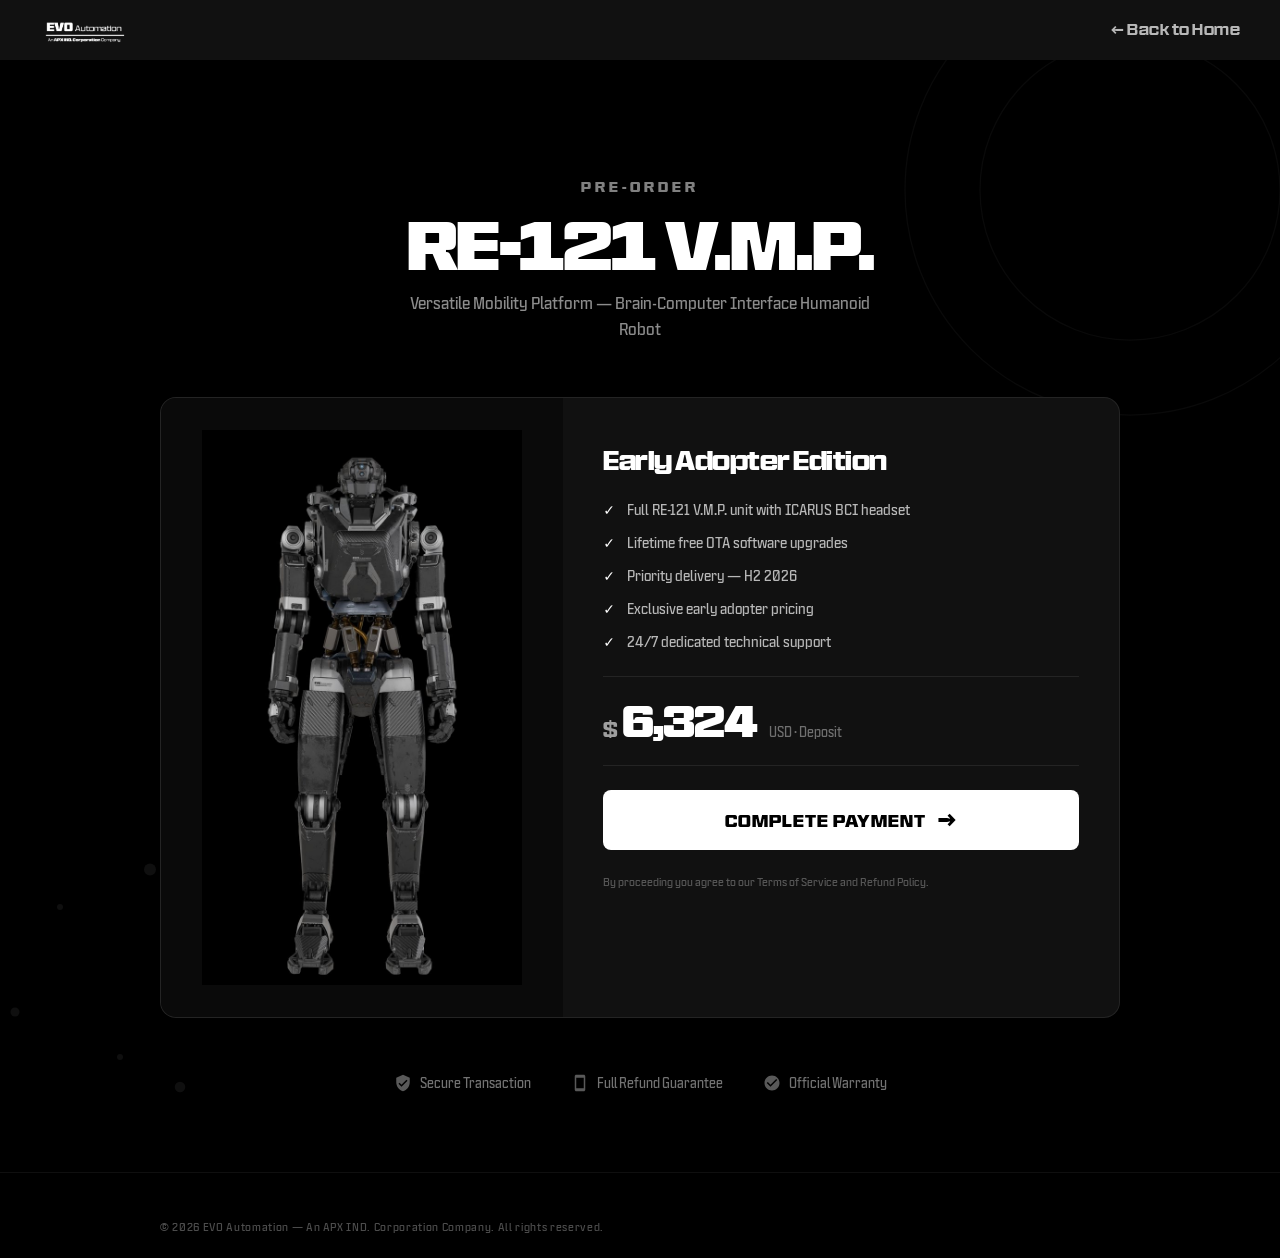
<file: preorder.html>
<!DOCTYPE html>
<html lang="en">
<head>
  <meta charset="UTF-8" />
  <title>Pre-order RE-121 – EVO Automation</title>
  <meta name="viewport" content="width=device-width, initial-scale=1" />
  <link rel="stylesheet" href="css/home.css" />
  <link rel="stylesheet" href="css/preorder.css" />
</head>
<body>
  <!-- 顶部导航 -->
  <header class="site-header">
    <div class="nav-left">
      <a href="/" class="nav-logo">
        <img class="nav-logo-img" src="img/logo.png" alt="EVO Automation" />
      </a>
    </div>
    <div class="nav-right">
      <a href="/" class="nav-back-link">← Back to Home</a>
    </div>
  </header>

  <main class="preorder-page">
    <!-- 装饰 SVG -->
    <svg class="preorder-deco preorder-deco-ring" viewBox="0 0 400 400" aria-hidden="true">
      <circle cx="200" cy="200" r="180" /><circle cx="200" cy="200" r="120" />
    </svg>
    <svg class="preorder-deco preorder-deco-dots" viewBox="0 0 200 200" aria-hidden="true">
      <circle cx="30" cy="30" r="3" /><circle cx="80" cy="50" r="2" />
      <circle cx="140" cy="25" r="4" /><circle cx="170" cy="80" r="2.5" />
      <circle cx="50" cy="120" r="3" /><circle cx="120" cy="150" r="2" />
      <circle cx="160" cy="170" r="3.5" />
    </svg>

    <div class="preorder-hero">
      <p class="preorder-kicker">PRE-ORDER</p>
      <h1 class="preorder-title">RE-121 V.M.P.</h1>
      <p class="preorder-subtitle">Versatile Mobility Platform — Brain-Computer Interface Humanoid Robot</p>
    </div>

    <div class="preorder-card">
      <div class="preorder-card-left">
        <div class="preorder-product-visual">
          <img src="img/robot/front.jpg" alt="RE-121" class="preorder-product-img" />
        </div>
      </div>
      <div class="preorder-card-right">
        <h2 class="preorder-plan-title">Early Adopter Edition</h2>
        <ul class="preorder-features">
          <li>Full RE-121 V.M.P. unit with ICARUS BCI headset</li>
          <li>Lifetime free OTA software upgrades</li>
          <li>Priority delivery — H2 2026</li>
          <li>Exclusive early adopter pricing</li>
          <li>24/7 dedicated technical support</li>
        </ul>
        <div class="preorder-price">
          <span class="preorder-price-currency">$</span>
          <span class="preorder-price-amount">6,324</span>
          <span class="preorder-price-note">USD · Deposit</span>
        </div>
        <button class="preorder-pay-btn" id="preorder-pay-btn" type="button">
          <span class="pay-btn-text">Complete Payment</span>
          <span class="pay-btn-arrow">→</span>
        </button>
        <p class="preorder-disclaimer">By proceeding you agree to our Terms of Service and Refund Policy.</p>
      </div>
    </div>

    <div class="preorder-trust">
      <div class="trust-item">
        <svg viewBox="0 0 24 24" class="trust-icon"><path d="M12 1L3 5v6c0 5.55 3.84 10.74 9 12 5.16-1.26 9-6.45 9-12V5l-9-4zm-2 16l-4-4 1.41-1.41L10 14.17l6.59-6.59L18 9l-8 8z"/></svg>
        <span>Secure Transaction</span>
      </div>
      <div class="trust-item">
        <svg viewBox="0 0 24 24" class="trust-icon"><path d="M17 1H7c-1.1 0-2 .9-2 2v18c0 1.1.9 2 2 2h10c1.1 0 2-.9 2-2V3c0-1.1-.9-2-2-2zm0 18H7V5h10v14z"/></svg>
        <span>Full Refund Guarantee</span>
      </div>
      <div class="trust-item">
        <svg viewBox="0 0 24 24" class="trust-icon"><path d="M12 2C6.48 2 2 6.48 2 12s4.48 10 10 10 10-4.48 10-10S17.52 2 12 2zm-2 15l-5-5 1.41-1.41L10 14.17l7.59-7.59L19 8l-9 9z"/></svg>
        <span>Official Warranty</span>
      </div>
    </div>
  </main>

  <!-- 收款码弹窗 -->
  <div class="qr-overlay" id="qr-overlay">
    <div class="qr-modal">
      <button class="qr-close" id="qr-close" type="button" aria-label="Close">
        <svg viewBox="0 0 24 24"><path d="M19 6.41L17.59 5 12 10.59 6.41 5 5 6.41 10.59 12 5 17.59 6.41 19 12 13.41 17.59 19 19 17.59 13.41 12z"/></svg>
      </button>
      <div class="qr-content">
        <p class="qr-label">Scan to Pay</p>
        <img src="img/qrcode.jpg" alt="Payment QR Code" class="qr-image" />
        <p class="qr-hint">Open Alipay and scan the QR code</p>
      </div>
    </div>
  </div>

  <footer class="site-footer preorder-footer">
    <div class="footer-bottom">
      <p>© 2026 EVO Automation — An APX IND. Corporation Company. All rights reserved.</p>
    </div>
  </footer>

  <script src="js/preorder.js"></script>
</body>
</html>
</file>
<file: css/home.css>
/* Hitmarker Display */
@font-face {
  font-family: "Hitmarker";
  src: url("../fonts/HitmarkerNormal-Light.woff2") format("woff2");
  font-weight: 300;
  font-style: normal;
  font-display: swap;
}
@font-face {
  font-family: "Hitmarker";
  src: url("../fonts/HitmarkerNormal-Regular.woff2") format("woff2");
  font-weight: 400;
  font-style: normal;
  font-display: swap;
}
@font-face {
  font-family: "Hitmarker";
  src: url("../fonts/HitmarkerNormal-Medium.woff2") format("woff2");
  font-weight: 500;
  font-style: normal;
  font-display: swap;
}
@font-face {
  font-family: "Hitmarker";
  src: url("../fonts/HitmarkerNormal-Bold.woff2") format("woff2");
  font-weight: 700;
  font-style: normal;
  font-display: swap;
}
@font-face {
  font-family: "Hitmarker";
  src: url("../fonts/HitmarkerNormal-Black.woff2") format("woff2");
  font-weight: 900;
  font-style: normal;
  font-display: swap;
}

/* Hitmarker Text */
@font-face {
  font-family: "Hitmarker Text";
  src: url("../fonts/HitmarkerText-Regular.woff2") format("woff2");
  font-weight: 400;
  font-style: normal;
  font-display: swap;
}
@font-face {
  font-family: "Hitmarker Text";
  src: url("../fonts/HitmarkerText-Medium.woff2") format("woff2");
  font-weight: 500;
  font-style: normal;
  font-display: swap;
}
@font-face {
  font-family: "Hitmarker Text";
  src: url("../fonts/HitmarkerText-Bold.woff2") format("woff2");
  font-weight: 700;
  font-style: normal;
  font-display: swap;
}
@font-face {
  font-family: "Hitmarker Text";
  src: url("../fonts/HitmarkerText-Italic.woff2") format("woff2");
  font-weight: 400;
  font-style: italic;
  font-display: swap;
}

* {
  box-sizing: border-box;
  margin: 0;
  padding: 0;
}

html {
  scroll-behavior: smooth;
}

body {
  font-family: "Hitmarker Text", "Hitmarker", -apple-system, BlinkMacSystemFont,
    system-ui, sans-serif;
  background: #000;
  color: #fff;
  min-height: 100vh;
}

a {
  color: inherit;
  text-decoration: none;
}

img {
  max-width: 100%;
  display: block;
}

/* 顶部导航栏 */

.site-header {
  background: #111;
  color: #fff;
  padding: 16px 40px;
  display: flex;
  align-items: center;
  justify-content: space-between;
  position: relative;
  z-index: 50;
}

.nav-left {
  display: flex;
  align-items: center;
  gap: 12px;
}

.nav-logo {
  display: inline-flex;
  align-items: center;
}

.nav-logo-img {
  height: 28px;
  width: auto;
  filter: invert(1);
}

.nav-right {
  display: flex;
  align-items: center;
  gap: 14px;
}

.nav-icon-btn {
  width: 32px;
  height: 32px;
  border-radius: 50%;
  border: none;
  background: transparent;
  display: inline-flex;
  align-items: center;
  justify-content: center;
  padding: 0;
  cursor: pointer;
}

.nav-icon-btn svg {
  width: 20px;
  height: 20px;
  fill: #ffffff;
  opacity: 0.9;
  transition:
    opacity 0.2s ease,
    transform 0.2s ease;
}

.nav-icon-btn:hover svg {
  opacity: 1;
  transform: scale(1.05);
}

.nav-icon-btn .icon-close {
  display: none;
}

.nav-icon-btn.is-active .icon-menu {
  display: none;
}

.nav-icon-btn.is-active .icon-close {
  display: block;
}

/* 全屏菜单 */

.menu-overlay {
  position: fixed;
  inset: 0;
  z-index: 40;
  background: linear-gradient(145deg, #0a0a0a 0%, #111 35%, #1a1a1a 60%, #222 100%);
  visibility: hidden;
  opacity: 0;
  transition:
    opacity 0.35s ease,
    visibility 0.35s ease;
  overflow: hidden;
}

.menu-overlay.is-active {
  visibility: visible;
  opacity: 1;
}

/* 装饰性 SVG 元素 */

.menu-deco {
  position: absolute;
  pointer-events: none;
}

.menu-deco-ring {
  width: 480px;
  height: 480px;
  right: -80px;
  bottom: -100px;
  fill: none;
  stroke: rgba(255, 255, 255, 0.05);
  stroke-width: 1;
  animation: decoSpin 40s linear infinite;
}

.menu-deco-dots {
  width: 300px;
  height: 300px;
  right: 60px;
  top: 80px;
  fill: rgba(255, 255, 255, 0.07);
  animation: decoFloat 6s ease-in-out infinite alternate;
}

.menu-deco-lines {
  width: 100%;
  height: 100%;
  left: 0;
  top: 0;
  stroke: rgba(255, 255, 255, 0.03);
  stroke-width: 1;
  fill: none;
}

@keyframes decoSpin {
  from { transform: rotate(0deg); }
  to { transform: rotate(360deg); }
}

@keyframes decoFloat {
  from { transform: translateY(0); }
  to { transform: translateY(-18px); }
}

/* 菜单主体内容 */

.menu-body {
  position: relative;
  z-index: 1;
  max-width: 960px;
  margin: 0 auto;
  padding: 100px 48px 48px;
  height: 100%;
  display: flex;
  flex-direction: column;
  justify-content: center;
  gap: 48px;
}

.menu-columns {
  display: grid;
  grid-template-columns: repeat(4, minmax(0, 1fr));
  gap: 40px;
}

.menu-column {
  font-size: 13px;
}

.menu-section-title {
  font-family: "Hitmarker", sans-serif;
  font-size: 14px;
  font-weight: 700;
  letter-spacing: 0.2em;
  text-transform: uppercase;
  margin-bottom: 16px;
  padding-bottom: 10px;
  border-bottom: 1px solid rgba(255, 255, 255, 0.15);
  color: #fff;
}

.menu-list {
  list-style: none;
  display: grid;
  gap: 10px;
  color: rgba(255, 255, 255, 0.6);
}

.menu-list li {
  padding: 4px 0;
}

.menu-list a {
  color: inherit;
  text-decoration: none;
  display: inline-block;
  font-size: 13px;
  letter-spacing: 0.04em;
  position: relative;
  padding-left: 14px;
  transition:
    color 0.2s ease,
    padding-left 0.2s ease;
}

.menu-list a::before {
  content: "";
  position: absolute;
  left: 0;
  top: 50%;
  width: 6px;
  height: 1px;
  background: rgba(255, 255, 255, 0.3);
  transition:
    width 0.2s ease,
    background 0.2s ease;
}

.menu-list a:hover {
  color: #ffffff;
  padding-left: 20px;
}

.menu-list a:hover::before {
  width: 12px;
  background: #ffffff;
}

.menu-footer-row {
  margin-top: auto;
  display: flex;
  align-items: center;
  justify-content: space-between;
  gap: 16px;
  font-size: 12px;
  padding-top: 20px;
  border-top: 1px solid rgba(255, 255, 255, 0.1);
}

.menu-newsletter-btn {
  padding: 10px 24px;
  border-radius: 0;
  border: 1px solid rgba(255, 255, 255, 0.6);
  background: transparent;
  color: #ffffff;
  font-size: 11px;
  letter-spacing: 0.2em;
  text-transform: uppercase;
  cursor: pointer;
  transition:
    background 0.2s ease,
    border-color 0.2s ease;
}

.menu-newsletter-btn:hover {
  background: rgba(255, 255, 255, 0.1);
  border-color: #ffffff;
}

.menu-footer-tagline {
  white-space: nowrap;
  opacity: 0.5;
  font-style: italic;
  letter-spacing: 0.08em;
}

/* 首屏左右双栏 */

.hero {
  height: calc(100vh - 60px);
  min-height: 480px;
  display: flex;
  flex-direction: row;
}

.hero-column {
  position: relative;
  flex: 1 1 50%;
  overflow: hidden;
  cursor: pointer;
  transition: flex 0.5s cubic-bezier(0.25, 0.46, 0.45, 0.94);
}

.hero-column::before {
  content: "";
  position: absolute;
  inset: 0;
  background: linear-gradient(
    to bottom,
    rgba(0, 0, 0, 0.1),
    rgba(0, 0, 0, 0.5)
  );
  z-index: 1;
  transition: background 0.5s ease;
}

.hero:hover .hero-column {
  flex: 0.7 1 35%;
}

.hero:hover .hero-column:hover {
  flex: 1.3 1 65%;
}

.hero:hover .hero-column:not(:hover)::before {
  background: linear-gradient(
    to bottom,
    rgba(0, 0, 0, 0.25),
    rgba(0, 0, 0, 0.65)
  );
}

.sr-only {
  position: absolute;
  width: 0;
  height: 0;
  overflow: hidden;
}

.hero-column-left {
  clip-path: url(#clip-left);
  margin-right: -3%;
  z-index: 2;
}

.hero-column-right {
  margin-left: -3%;
  z-index: 1;
}

.hero-bg {
  position: absolute;
  inset: -6px;
  object-fit: cover;
  width: calc(100% + 12px);
  height: calc(100% + 12px);
  transition: transform 0.4s ease-out;
}

.hero-column:hover .hero-bg {
  transform: scale(1.04);
}

.hero-content {
  position: relative;
  z-index: 2;
  height: 100%;
  display: flex;
  flex-direction: column;
  justify-content: center;
  padding: 40px;
  color: #fff;
}

.hero-column-left .hero-content {
  align-items: flex-end;
  text-align: right;
  padding-left: 30%;
  padding-right: 48px;
}

.hero-column-right .hero-content {
  padding-left: 12%;
}

.hero-logo-mark {
  width: 40px;
  height: 40px;
  border-radius: 999px;
  border: 1px solid rgba(255, 255, 255, 0.9);
  display: flex;
  align-items: center;
  justify-content: center;
  margin-bottom: 16px;
  font-size: 11px;
  letter-spacing: 0.18em;
  text-transform: uppercase;
  background: rgba(0, 0, 0, 0.35);
}

.hero-title-line {
  font-family: "Hitmarker", sans-serif;
  font-size: 20px;
  letter-spacing: 0.24em;
  text-transform: uppercase;
  font-weight: 700;
}

.hero-title-line + .hero-title-line {
  font-size: 26px;
  margin-top: 4px;
}

.hero-subtitle {
  margin-top: 14px;
  max-width: 320px;
  font-size: 13px;
  line-height: 1.5;
  opacity: 0.9;
}

.hero-link {
  margin-top: 20px;
  font-size: 13px;
  text-transform: uppercase;
  letter-spacing: 0.16em;
  display: inline-flex;
  align-items: center;
  gap: 6px;
  transition: gap 0.2s ease;
}

.hero-link:hover {
  gap: 10px;
}

.hero-link span:first-child {
  position: relative;
}

.hero-link span:first-child::after {
  content: "";
  position: absolute;
  left: 0;
  bottom: -2px;
  width: 0;
  height: 1px;
  background: #fff;
  transition: width 0.3s ease;
}

.hero-link:hover span:first-child::after {
  width: 100%;
}

.hero-link span:last-child {
  font-size: 15px;
  transform: translateY(1px);
}

/* 滚动淡入 */

.fade-section {
  opacity: 0;
  transform: translateY(40px);
  transition: opacity 0.7s ease, transform 0.7s ease;
}

.fade-section.is-visible {
  opacity: 1;
  transform: translateY(0);
}

/* 区块装饰线条 */

.section-deco {
  position: absolute;
  pointer-events: none;
}

.section-deco-corner {
  width: 200px;
  height: 200px;
  right: 0;
  bottom: 0;
  stroke: rgba(255, 255, 255, 0.05);
  stroke-width: 1;
  fill: none;
}

/* 设计理念介绍 */

.philosophy {
  display: flex;
  align-items: stretch;
  background: #111;
  min-height: 520px;
  position: relative;
  overflow: hidden;
}

.philosophy-image {
  flex: 0 0 42%;
  position: relative;
  overflow: hidden;
}

.philosophy-img {
  width: 100%;
  height: 100%;
  object-fit: cover;
  display: block;
}

.philosophy-content {
  flex: 1;
  display: flex;
  flex-direction: column;
  justify-content: center;
  padding: 80px 80px 80px 72px;
  color: #fff;
}

.philosophy-icon-img {
  height: 44px;
  width: auto;
  object-fit: contain;
  filter: invert(1);
  margin-bottom: 28px;
  flex-shrink: 0;
}

.philosophy-heading {
  font-family: "Hitmarker", sans-serif;
  font-size: 36px;
  line-height: 1.2;
  margin-bottom: 24px;
}

.philosophy-heading-bold {
  font-weight: 700;
}

.philosophy-heading-light {
  font-weight: 300;
  font-style: italic;
}

.philosophy-tagline {
  font-size: 16px;
  font-weight: 600;
  line-height: 1.5;
  margin-bottom: 20px;
  max-width: 520px;
}

.philosophy-body {
  font-size: 13px;
  line-height: 1.8;
  opacity: 0.6;
  max-width: 520px;
}

/* 产品卡片 */

.product-card {
  display: flex;
  align-items: stretch;
  min-height: 420px;
  position: relative;
  overflow: hidden;
}

.product-card {
  min-height: 520px;
}

.product-card-image {
  flex: 0 0 45%;
  position: relative;
  overflow: hidden;
  background: #0a0a0a;
}

.product-card-badge-img {
  position: absolute;
  top: 20px;
  left: 20px;
  height: 22px;
  width: auto;
  filter: invert(1);
  z-index: 1;
}

.product-card-img {
  width: 82%;
  height: auto;
  object-fit: contain;
  display: block;
}

.product-card-content {
  flex: 1;
  display: flex;
  flex-direction: column;
  justify-content: center;
  padding: 64px 72px;
  background: #1a1a1a;
  color: #fff;
}

.product-card-category {
  font-size: 11px;
  font-weight: 700;
  letter-spacing: 0.18em;
  text-transform: uppercase;
  margin-bottom: 12px;
  color: rgba(255, 255, 255, 0.5);
}

.product-card-title {
  font-family: "Hitmarker", sans-serif;
  font-size: 32px;
  font-weight: 900;
  letter-spacing: 0.06em;
  text-transform: uppercase;
  margin-bottom: 20px;
  color: #fff;
}

.product-card-tagline {
  font-size: 14px;
  font-weight: 700;
  line-height: 1.5;
  text-transform: uppercase;
  letter-spacing: 0.04em;
  margin-bottom: 14px;
  max-width: 480px;
  color: rgba(255, 255, 255, 0.8);
}

.product-card-body {
  font-size: 13px;
  line-height: 1.7;
  color: rgba(255, 255, 255, 0.55);
  max-width: 480px;
  margin-bottom: 32px;
}

.product-card-link {
  display: inline-flex;
  align-items: center;
  gap: 12px;
  padding: 14px 28px;
  border: 1.5px solid rgba(255, 255, 255, 0.5);
  color: #fff;
  font-size: 12px;
  font-weight: 700;
  letter-spacing: 0.16em;
  text-transform: uppercase;
  text-decoration: none;
  transition: background 0.25s ease, border-color 0.25s ease;
  align-self: flex-start;
}

.product-card-link:hover {
  background: rgba(255, 255, 255, 0.08);
  border-color: #fff;
}

.product-card-link-arrow {
  font-size: 14px;
  transition: transform 0.2s ease;
}

.product-card-link:hover .product-card-link-arrow {
  transform: translateX(4px);
}

/* 轮播组件 */

.carousel {
  position: relative;
  width: 100%;
  height: 100%;
  overflow: hidden;
}

.carousel-track {
  display: flex;
  height: 100%;
  transition: transform 0.5s cubic-bezier(0.25, 0.46, 0.45, 0.94);
}

.carousel-slide {
  flex: 0 0 100%;
  height: 100%;
  display: flex;
  align-items: center;
  justify-content: center;
}

.carousel-slide img {
  width: auto;
  height: 85%;
  max-width: 90%;
  object-fit: contain;
}

.carousel-btn {
  position: absolute;
  top: 50%;
  transform: translateY(-50%);
  width: 36px;
  height: 36px;
  border: 1px solid rgba(255, 255, 255, 0.2);
  border-radius: 50%;
  background: rgba(0, 0, 0, 0.4);
  color: rgba(255, 255, 255, 0.7);
  font-size: 14px;
  cursor: pointer;
  display: flex;
  align-items: center;
  justify-content: center;
  transition: background 0.2s ease, border-color 0.2s ease;
  z-index: 2;
  padding: 0;
}

.carousel-btn:hover {
  background: rgba(0, 0, 0, 0.7);
  border-color: rgba(255, 255, 255, 0.5);
  color: #fff;
}

.carousel-prev {
  left: 12px;
}

.carousel-next {
  right: 12px;
}

.carousel-dots {
  position: absolute;
  bottom: 14px;
  left: 50%;
  transform: translateX(-50%);
  display: flex;
  gap: 8px;
  z-index: 2;
}

.carousel-dot {
  width: 8px;
  height: 8px;
  border-radius: 50%;
  border: 1px solid rgba(255, 255, 255, 0.3);
  background: transparent;
  cursor: pointer;
  padding: 0;
  transition: background 0.2s ease, border-color 0.2s ease;
}

.carousel-dot.is-active {
  background: #fff;
  border-color: #fff;
}

.carousel-specs .carousel-slide img {
  height: 80%;
}

/* ICARUS 深度介绍 */

.icarus-section {
  background: #000;
  position: relative;
  overflow: hidden;
}

.icarus-hero {
  display: flex;
  align-items: center;
  min-height: 480px;
  padding: 100px 40px 60px;
  max-width: 1100px;
  margin: 0 auto;
  gap: 64px;
}

.icarus-hero-content {
  flex: 1;
}

.icarus-kicker {
  font-size: 11px;
  font-weight: 700;
  letter-spacing: 0.22em;
  text-transform: uppercase;
  color: rgba(255, 255, 255, 0.4);
  margin-bottom: 20px;
}

.icarus-headline {
  font-family: "Hitmarker", sans-serif;
  font-size: 44px;
  font-weight: 900;
  letter-spacing: 0.02em;
  line-height: 1.1;
  margin-bottom: 28px;
}

.icarus-lead {
  font-size: 16px;
  line-height: 1.75;
  color: rgba(255, 255, 255, 0.55);
  max-width: 520px;
}

.icarus-hero-visual {
  flex: 0 0 280px;
  display: flex;
  align-items: center;
  justify-content: center;
}

.icarus-glyph svg {
  width: 240px;
  height: 240px;
}

.icarus-ring {
  fill: none;
  stroke-width: 1;
}

.icarus-ring-outer {
  stroke: rgba(255, 255, 255, 0.08);
  animation: decoSpin 30s linear infinite;
  transform-origin: 100px 100px;
}

.icarus-ring-mid {
  stroke: rgba(255, 255, 255, 0.12);
  animation: decoSpin 20s linear infinite reverse;
  transform-origin: 100px 100px;
}

.icarus-ring-inner {
  stroke: rgba(255, 255, 255, 0.18);
  animation: decoSpin 12s linear infinite;
  transform-origin: 100px 100px;
}

.icarus-cross {
  stroke: rgba(255, 255, 255, 0.05);
  stroke-width: 0.5;
}

.icarus-features {
  display: grid;
  grid-template-columns: repeat(4, 1fr);
  gap: 2px;
  max-width: 1100px;
  margin: 0 auto;
  padding: 0 40px;
}

.icarus-feat {
  background: #0d0d0d;
  padding: 36px 28px;
  border-top: 2px solid rgba(255, 255, 255, 0.06);
  transition: border-color 0.3s ease, background 0.3s ease;
}

.icarus-feat:hover {
  background: #141414;
  border-top-color: rgba(255, 255, 255, 0.2);
}

.icarus-feat-num {
  font-family: "Hitmarker", sans-serif;
  font-size: 32px;
  font-weight: 900;
  color: rgba(255, 255, 255, 0.07);
  margin-bottom: 16px;
  line-height: 1;
}

.icarus-feat-title {
  font-family: "Hitmarker", sans-serif;
  font-size: 14px;
  font-weight: 700;
  letter-spacing: 0.06em;
  margin-bottom: 10px;
}

.icarus-feat-desc {
  font-size: 12.5px;
  line-height: 1.7;
  color: rgba(255, 255, 255, 0.45);
}

.icarus-flow {
  max-width: 1100px;
  margin: 0 auto;
  padding: 72px 40px 100px;
}

.icarus-flow-label {
  font-size: 11px;
  font-weight: 700;
  letter-spacing: 0.22em;
  text-transform: uppercase;
  color: rgba(255, 255, 255, 0.4);
  margin-bottom: 32px;
  text-align: center;
}

.icarus-flow-steps {
  display: flex;
  align-items: flex-start;
  justify-content: center;
  gap: 0;
}

.icarus-step {
  display: flex;
  flex-direction: column;
  align-items: center;
  text-align: center;
  flex: 0 0 160px;
}

.icarus-step-num {
  width: 40px;
  height: 40px;
  border-radius: 50%;
  border: 1.5px solid rgba(255, 255, 255, 0.2);
  display: flex;
  align-items: center;
  justify-content: center;
  font-family: "Hitmarker", sans-serif;
  font-size: 14px;
  font-weight: 700;
  margin-bottom: 14px;
  transition: border-color 0.3s ease;
}

.icarus-step:hover .icarus-step-num {
  border-color: rgba(255, 255, 255, 0.5);
}

.icarus-step-title {
  font-size: 12px;
  font-weight: 700;
  letter-spacing: 0.06em;
  margin-bottom: 6px;
}

.icarus-step-desc {
  font-size: 11px;
  line-height: 1.6;
  color: rgba(255, 255, 255, 0.4);
  max-width: 140px;
}

.icarus-step-arrow {
  flex: 0 0 40px;
  display: flex;
  align-items: center;
  justify-content: center;
  padding-top: 10px;
  color: rgba(255, 255, 255, 0.15);
  font-size: 18px;
}

/* 核心技术 */

.tech-section {
  padding: 100px 40px;
  background: #000;
  position: relative;
}

.tech-header {
  text-align: center;
  margin-bottom: 64px;
}

.tech-label {
  font-size: 11px;
  font-weight: 700;
  letter-spacing: 0.22em;
  text-transform: uppercase;
  color: rgba(255, 255, 255, 0.4);
  margin-bottom: 16px;
}

.tech-title {
  font-family: "Hitmarker", sans-serif;
  font-size: 36px;
  font-weight: 700;
  letter-spacing: 0.04em;
}

.tech-grid {
  display: grid;
  grid-template-columns: repeat(3, 1fr);
  gap: 2px;
  max-width: 1100px;
  margin: 0 auto;
}

.tech-card {
  background: #111;
  padding: 48px 36px;
  position: relative;
  overflow: hidden;
  transition: background 0.3s ease;
}

.tech-card:hover {
  background: #1a1a1a;
}

.tech-card-icon {
  width: 48px;
  height: 48px;
  border: 1.5px solid rgba(255, 255, 255, 0.2);
  border-radius: 50%;
  display: flex;
  align-items: center;
  justify-content: center;
  margin-bottom: 28px;
  font-size: 16px;
  transition: border-color 0.3s ease;
}

.tech-card:hover .tech-card-icon {
  border-color: rgba(255, 255, 255, 0.5);
}

.tech-card-name {
  font-family: "Hitmarker", sans-serif;
  font-size: 18px;
  font-weight: 700;
  letter-spacing: 0.06em;
  margin-bottom: 8px;
}

.tech-card-full {
  font-size: 11px;
  letter-spacing: 0.08em;
  color: rgba(255, 255, 255, 0.35);
  margin-bottom: 20px;
  text-transform: uppercase;
}

.tech-card-desc {
  font-size: 13px;
  line-height: 1.75;
  color: rgba(255, 255, 255, 0.55);
}

.tech-card-stats {
  margin-top: 24px;
  display: flex;
  gap: 24px;
}

.tech-stat {
  display: flex;
  flex-direction: column;
  gap: 4px;
}

.tech-stat-value {
  font-family: "Hitmarker", sans-serif;
  font-size: 22px;
  font-weight: 700;
}

.tech-stat-label {
  font-size: 10px;
  letter-spacing: 0.1em;
  text-transform: uppercase;
  color: rgba(255, 255, 255, 0.35);
}

/* 技术规格 */

.specs-section {
  display: flex;
  align-items: stretch;
  min-height: 560px;
  background: #0a0a0a;
  position: relative;
  overflow: hidden;
}

.specs-section {
  min-height: 560px;
}

.specs-visual {
  flex: 0 0 40%;
  position: relative;
  overflow: hidden;
  background: #050505;
}

.specs-img {
  width: 80%;
  height: auto;
  object-fit: contain;
}

.specs-overlay-label {
  position: absolute;
  bottom: 24px;
  left: 24px;
  font-family: "Hitmarker", sans-serif;
  font-size: 64px;
  font-weight: 900;
  letter-spacing: 0.04em;
  color: rgba(255, 255, 255, 0.04);
  line-height: 1;
  pointer-events: none;
}

.specs-content {
  flex: 1;
  padding: 72px 64px;
  display: flex;
  flex-direction: column;
  justify-content: center;
}

.specs-label {
  font-size: 11px;
  font-weight: 700;
  letter-spacing: 0.22em;
  text-transform: uppercase;
  color: rgba(255, 255, 255, 0.4);
  margin-bottom: 12px;
}

.specs-title {
  font-family: "Hitmarker", sans-serif;
  font-size: 28px;
  font-weight: 700;
  letter-spacing: 0.04em;
  margin-bottom: 36px;
}

.specs-table {
  display: grid;
  grid-template-columns: 1fr 1fr;
  gap: 0;
}

.specs-row {
  display: flex;
  justify-content: space-between;
  align-items: baseline;
  padding: 12px 0;
  border-bottom: 1px solid rgba(255, 255, 255, 0.06);
  gap: 16px;
}

.specs-row-key {
  font-size: 12px;
  color: rgba(255, 255, 255, 0.4);
  letter-spacing: 0.04em;
  white-space: nowrap;
}

.specs-row-val {
  font-size: 13px;
  font-weight: 600;
  text-align: right;
  color: rgba(255, 255, 255, 0.85);
}

/* 使用场景 */

.scenario-section {
  padding: 100px 40px;
  background: #111;
  position: relative;
}

.scenario-header {
  text-align: center;
  margin-bottom: 64px;
  max-width: 640px;
  margin-left: auto;
  margin-right: auto;
}

.scenario-label {
  font-size: 11px;
  font-weight: 700;
  letter-spacing: 0.22em;
  text-transform: uppercase;
  color: rgba(255, 255, 255, 0.4);
  margin-bottom: 16px;
}

.scenario-title {
  font-family: "Hitmarker", sans-serif;
  font-size: 36px;
  font-weight: 700;
  letter-spacing: 0.04em;
  margin-bottom: 20px;
}

.scenario-subtitle {
  font-size: 14px;
  line-height: 1.7;
  color: rgba(255, 255, 255, 0.5);
}

.scenario-grid {
  display: grid;
  grid-template-columns: repeat(3, 1fr);
  gap: 2px;
  max-width: 1100px;
  margin: 0 auto;
}

.scenario-card {
  background: #1a1a1a;
  padding: 44px 32px;
  position: relative;
  overflow: hidden;
  transition: background 0.3s ease;
}

.scenario-card:hover {
  background: #222;
}

.scenario-card-num {
  font-family: "Hitmarker", sans-serif;
  font-size: 48px;
  font-weight: 900;
  color: rgba(255, 255, 255, 0.06);
  position: absolute;
  top: 16px;
  right: 20px;
  line-height: 1;
}

.scenario-card-icon {
  font-size: 28px;
  margin-bottom: 20px;
  line-height: 1;
}

.scenario-card-title {
  font-family: "Hitmarker", sans-serif;
  font-size: 16px;
  font-weight: 700;
  letter-spacing: 0.06em;
  margin-bottom: 12px;
}

.scenario-card-desc {
  font-size: 13px;
  line-height: 1.7;
  color: rgba(255, 255, 255, 0.5);
}

/* 竞争对比 */

.compare-section {
  padding: 100px 40px;
  background: #000;
  position: relative;
}

.compare-header {
  text-align: center;
  margin-bottom: 48px;
}

.compare-label {
  font-size: 11px;
  font-weight: 700;
  letter-spacing: 0.22em;
  text-transform: uppercase;
  color: rgba(255, 255, 255, 0.4);
  margin-bottom: 16px;
}

.compare-title {
  font-family: "Hitmarker", sans-serif;
  font-size: 36px;
  font-weight: 700;
  letter-spacing: 0.04em;
}

.compare-table-wrap {
  max-width: 1000px;
  margin: 0 auto;
  overflow-x: auto;
}

.compare-table {
  width: 100%;
  border-collapse: collapse;
  font-size: 13px;
}

.compare-table th {
  font-family: "Hitmarker", sans-serif;
  font-size: 12px;
  font-weight: 700;
  letter-spacing: 0.12em;
  text-transform: uppercase;
  text-align: left;
  padding: 16px 20px;
  border-bottom: 2px solid rgba(255, 255, 255, 0.12);
  color: rgba(255, 255, 255, 0.6);
  white-space: nowrap;
}

.compare-table th.compare-highlight {
  color: #fff;
  border-bottom-color: rgba(255, 255, 255, 0.4);
}

.compare-table td {
  padding: 14px 20px;
  border-bottom: 1px solid rgba(255, 255, 255, 0.05);
  color: rgba(255, 255, 255, 0.55);
  white-space: nowrap;
}

.compare-table td.compare-highlight {
  color: #fff;
  font-weight: 600;
}

.compare-table td.compare-feature {
  font-weight: 600;
  color: rgba(255, 255, 255, 0.7);
  letter-spacing: 0.02em;
}

.compare-table tbody tr:hover td {
  background: rgba(255, 255, 255, 0.02);
}

/* CTA */

.cta-section {
  padding: 120px 40px;
  background: #111;
  position: relative;
  overflow: hidden;
  text-align: center;
}

.cta-inner {
  position: relative;
  z-index: 1;
  max-width: 640px;
  margin: 0 auto;
}

.cta-title {
  font-family: "Hitmarker", sans-serif;
  font-size: 40px;
  font-weight: 700;
  letter-spacing: 0.04em;
  margin-bottom: 24px;
}

.cta-body {
  font-size: 15px;
  line-height: 1.7;
  color: rgba(255, 255, 255, 0.55);
  margin-bottom: 40px;
}

.cta-actions {
  display: flex;
  gap: 16px;
  justify-content: center;
  flex-wrap: wrap;
}

.cta-btn {
  padding: 16px 36px;
  font-size: 12px;
  font-weight: 700;
  letter-spacing: 0.16em;
  text-transform: uppercase;
  text-decoration: none;
  transition: background 0.25s ease, border-color 0.25s ease, color 0.25s ease;
}

.cta-btn-primary {
  background: #fff;
  color: #000;
  border: 1.5px solid #fff;
}

.cta-btn-primary:hover {
  background: transparent;
  color: #fff;
}

.cta-btn-secondary {
  background: transparent;
  color: #fff;
  border: 1.5px solid rgba(255, 255, 255, 0.4);
}

.cta-btn-secondary:hover {
  border-color: #fff;
  background: rgba(255, 255, 255, 0.06);
}

.cta-deco {
  position: absolute;
  width: 600px;
  height: 600px;
  left: 50%;
  top: 50%;
  transform: translate(-50%, -50%);
  fill: none;
  stroke: rgba(255, 255, 255, 0.03);
  stroke-width: 1;
  pointer-events: none;
  animation: decoSpin 60s linear infinite;
}

/* 底部 Footer */

.site-footer {
  background: #111;
  color: #fff;
  position: relative;
  overflow: hidden;
  padding: 72px 40px 0;
}

.footer-inner {
  max-width: 960px;
  margin: 0 auto;
  display: flex;
  justify-content: space-between;
  gap: 48px;
  padding-bottom: 48px;
  border-bottom: 1px solid rgba(255, 255, 255, 0.08);
}

.footer-brand {
  max-width: 320px;
}

.footer-logo-img {
  height: 32px;
  width: auto;
  filter: invert(1);
  display: block;
  margin-bottom: 16px;
}

.footer-slogan {
  font-family: "Hitmarker Text", sans-serif;
  font-size: 13px;
  line-height: 1.7;
  opacity: 0.45;
  font-style: italic;
}

.footer-links {
  display: flex;
  gap: 64px;
}

.footer-link-group h4 {
  font-size: 12px;
  font-weight: 700;
  letter-spacing: 0.2em;
  text-transform: uppercase;
  margin-bottom: 16px;
  color: rgba(255, 255, 255, 0.8);
}

.footer-link-group ul {
  list-style: none;
  display: grid;
  gap: 10px;
}

.footer-link-group a {
  font-size: 13px;
  color: rgba(255, 255, 255, 0.4);
  transition: color 0.2s ease;
}

.footer-link-group a:hover {
  color: #fff;
}

.footer-bottom {
  max-width: 960px;
  margin: 0 auto;
  padding: 24px 0;
  font-size: 11px;
  opacity: 0.3;
  letter-spacing: 0.06em;
}

.footer-deco {
  position: absolute;
  width: 400px;
  height: 400px;
  right: -60px;
  bottom: -80px;
  fill: none;
  stroke: rgba(255, 255, 255, 0.03);
  stroke-width: 1;
  pointer-events: none;
  animation: decoSpin 50s linear infinite;
}

/* 响应式 */

@media (max-width: 900px) {
  .hero {
    flex-direction: column;
    height: auto;
  }

  .hero-column {
    height: 50vh;
    min-height: 260px;
  }

  .hero-column-left::after,
  .hero-column-right::after {
    display: none;
  }

  .hero-content {
    padding: 32px 24px;
  }

  .hero-title-line {
    font-size: 18px;
  }

  .hero-title-line + .hero-title-line {
    font-size: 22px;
  }

  .philosophy {
    flex-direction: column;
    min-height: auto;
  }

  .philosophy-image {
    flex: none;
    height: 300px;
  }

  .philosophy-content {
    padding: 48px 32px;
  }

  .philosophy-heading {
    font-size: 28px;
  }

  .product-card {
    flex-direction: column;
    min-height: auto;
  }

  .product-card-image {
    flex: none;
    min-height: 280px;
  }

  .product-card-content {
    padding: 40px 32px;
  }

  .product-card-title {
    font-size: 24px;
  }

  .icarus-hero {
    flex-direction: column;
    padding: 64px 24px 40px;
    text-align: center;
    gap: 32px;
    min-height: auto;
  }

  .icarus-headline {
    font-size: 30px;
  }

  .icarus-lead {
    max-width: none;
  }

  .icarus-hero-visual {
    flex: none;
  }

  .icarus-glyph svg {
    width: 160px;
    height: 160px;
  }

  .icarus-features {
    grid-template-columns: 1fr 1fr;
    padding: 0 24px;
  }

  .icarus-flow {
    padding: 48px 24px 64px;
  }

  .icarus-flow-steps {
    flex-wrap: wrap;
    gap: 16px;
  }

  .icarus-step {
    flex: 0 0 calc(50% - 16px);
  }

  .icarus-step-arrow {
    display: none;
  }

  .tech-grid {
    grid-template-columns: 1fr;
  }

  .specs-section {
    flex-direction: column;
    min-height: auto;
  }

  .specs-visual {
    flex: none;
    height: 300px;
  }

  .specs-content {
    padding: 48px 32px;
  }

  .specs-table {
    grid-template-columns: 1fr;
  }

  .specs-title {
    font-size: 22px;
  }

  .scenario-grid {
    grid-template-columns: 1fr;
  }

  .scenario-title {
    font-size: 28px;
  }

  .compare-section {
    padding: 64px 20px;
  }

  .compare-title {
    font-size: 28px;
  }

  .tech-section,
  .scenario-section {
    padding: 64px 24px;
  }

  .tech-title {
    font-size: 28px;
  }

  .cta-section {
    padding: 80px 24px;
  }

  .cta-title {
    font-size: 28px;
  }

  .site-header {
    padding: 8px 16px;
  }

  .menu-body {
    padding: 80px 24px 32px;
  }

  .menu-columns {
    grid-template-columns: repeat(2, minmax(0, 1fr));
    gap: 28px;
  }

  .menu-deco-ring {
    width: 300px;
    height: 300px;
    right: -60px;
    bottom: -60px;
  }

  .menu-deco-dots {
    width: 200px;
    height: 200px;
  }

  .footer-inner {
    flex-direction: column;
    gap: 32px;
  }

  .footer-links {
    gap: 40px;
  }

  .site-footer {
    padding: 48px 24px 0;
  }

  .section-deco-corner {
    width: 120px;
    height: 120px;
  }
}

@media (max-width: 600px) {
  .menu-columns {
    grid-template-columns: minmax(0, 1fr);
    gap: 24px;
  }

  .menu-deco-ring,
  .menu-deco-dots {
    display: none;
  }

  .icarus-features {
    grid-template-columns: 1fr;
  }

  .icarus-step {
    flex: 0 0 100%;
  }

  .footer-links {
    flex-direction: column;
    gap: 28px;
  }

  .footer-deco {
    display: none;
  }
}
</file>
<file: css/preorder.css>
.preorder-page {
  position: relative;
  min-height: 100vh;
  background: #000;
  color: #fff;
  padding: 120px 48px 80px;
  overflow: hidden;
  display: flex;
  flex-direction: column;
  align-items: center;
  gap: 56px;
}

.preorder-deco {
  position: absolute;
  fill: none;
  stroke: rgba(255, 255, 255, 0.04);
  stroke-width: 1;
  pointer-events: none;
}

.preorder-deco-ring {
  width: 500px;
  height: 500px;
  top: -120px;
  right: -100px;
  animation: preorder-spin 60s linear infinite;
}

.preorder-deco-dots {
  width: 300px;
  height: 300px;
  bottom: 40px;
  left: -60px;
  fill: rgba(255, 255, 255, 0.06);
  stroke: none;
  animation: preorder-float 20s ease-in-out infinite alternate;
}

@keyframes preorder-spin {
  to { transform: rotate(360deg); }
}

@keyframes preorder-float {
  to { transform: translate(30px, -20px); }
}

.preorder-hero {
  text-align: center;
  position: relative;
  z-index: 1;
}

.preorder-kicker {
  font-family: "Hitmarker", sans-serif;
  font-weight: 700;
  font-size: 13px;
  letter-spacing: 4px;
  text-transform: uppercase;
  color: rgba(255, 255, 255, 0.5);
  margin-bottom: 16px;
}

.preorder-title {
  font-family: "Hitmarker", sans-serif;
  font-weight: 900;
  font-size: clamp(36px, 6vw, 64px);
  letter-spacing: -1px;
  line-height: 1.05;
  margin-bottom: 12px;
}

.preorder-subtitle {
  font-size: 16px;
  color: rgba(255, 255, 255, 0.55);
  max-width: 480px;
  margin: 0 auto;
  line-height: 1.6;
}

/* Product Card */
.preorder-card {
  position: relative;
  z-index: 1;
  display: flex;
  width: 100%;
  max-width: 960px;
  background: #111;
  border: 1px solid rgba(255, 255, 255, 0.08);
  border-radius: 16px;
  overflow: hidden;
}

.preorder-card-left {
  flex: 0 0 42%;
  background: #0a0a0a;
  display: flex;
  align-items: center;
  justify-content: center;
  padding: 32px;
}

.preorder-product-visual {
  width: 100%;
  max-width: 320px;
}

.preorder-product-img {
  width: 100%;
  height: auto;
  object-fit: contain;
  filter: brightness(0.95);
}

.preorder-card-right {
  flex: 1;
  padding: 48px 40px;
  display: flex;
  flex-direction: column;
  gap: 24px;
}

.preorder-plan-title {
  font-family: "Hitmarker", sans-serif;
  font-weight: 700;
  font-size: 24px;
  letter-spacing: -0.5px;
}

.preorder-features {
  list-style: none;
  display: flex;
  flex-direction: column;
  gap: 12px;
}

.preorder-features li {
  position: relative;
  padding-left: 24px;
  font-size: 14px;
  color: rgba(255, 255, 255, 0.7);
  line-height: 1.5;
}

.preorder-features li::before {
  content: "✓";
  position: absolute;
  left: 0;
  color: #fff;
  font-weight: 700;
}

.preorder-price {
  display: flex;
  align-items: baseline;
  gap: 4px;
  padding: 20px 0;
  border-top: 1px solid rgba(255, 255, 255, 0.08);
  border-bottom: 1px solid rgba(255, 255, 255, 0.08);
}

.preorder-price-currency {
  font-family: "Hitmarker", sans-serif;
  font-weight: 500;
  font-size: 20px;
  color: rgba(255, 255, 255, 0.6);
}

.preorder-price-amount {
  font-family: "Hitmarker", sans-serif;
  font-weight: 900;
  font-size: 40px;
  letter-spacing: -1px;
}

.preorder-price-note {
  font-size: 13px;
  color: rgba(255, 255, 255, 0.4);
  margin-left: 8px;
}

.preorder-pay-btn {
  display: flex;
  align-items: center;
  justify-content: center;
  gap: 12px;
  width: 100%;
  padding: 18px 32px;
  background: #fff;
  color: #000;
  border: none;
  border-radius: 8px;
  font-family: "Hitmarker", sans-serif;
  font-weight: 700;
  font-size: 16px;
  letter-spacing: 1px;
  text-transform: uppercase;
  cursor: pointer;
  transition: transform 0.2s ease, box-shadow 0.2s ease;
}

.preorder-pay-btn:hover {
  transform: translateY(-2px);
  box-shadow: 0 8px 32px rgba(255, 255, 255, 0.15);
}

.preorder-pay-btn:active {
  transform: translateY(0);
}

.pay-btn-arrow {
  font-size: 20px;
  transition: transform 0.2s ease;
}

.preorder-pay-btn:hover .pay-btn-arrow {
  transform: translateX(4px);
}

.preorder-disclaimer {
  font-size: 11px;
  color: rgba(255, 255, 255, 0.3);
  line-height: 1.5;
}

/* Trust badges */
.preorder-trust {
  position: relative;
  z-index: 1;
  display: flex;
  gap: 40px;
  justify-content: center;
  flex-wrap: wrap;
}

.trust-item {
  display: flex;
  align-items: center;
  gap: 8px;
  font-size: 13px;
  color: rgba(255, 255, 255, 0.45);
}

.trust-icon {
  width: 18px;
  height: 18px;
  fill: rgba(255, 255, 255, 0.35);
}

/* QR Modal */
.qr-overlay {
  position: fixed;
  inset: 0;
  z-index: 9999;
  background: rgba(0, 0, 0, 0.85);
  backdrop-filter: blur(12px);
  -webkit-backdrop-filter: blur(12px);
  display: flex;
  align-items: center;
  justify-content: center;
  opacity: 0;
  visibility: hidden;
  transition: opacity 0.35s ease, visibility 0.35s ease;
}

.qr-overlay.active {
  opacity: 1;
  visibility: visible;
}

.qr-modal {
  position: relative;
  background: #fff;
  border-radius: 20px;
  padding: 40px;
  max-width: 380px;
  width: 90%;
  text-align: center;
  transform: scale(0.9) translateY(20px);
  transition: transform 0.35s cubic-bezier(0.34, 1.56, 0.64, 1);
}

.qr-overlay.active .qr-modal {
  transform: scale(1) translateY(0);
}

.qr-close {
  position: absolute;
  top: 12px;
  right: 12px;
  width: 36px;
  height: 36px;
  border: none;
  background: #f0f0f0;
  border-radius: 50%;
  cursor: pointer;
  display: flex;
  align-items: center;
  justify-content: center;
  transition: background 0.2s ease;
}

.qr-close:hover {
  background: #e0e0e0;
}

.qr-close svg {
  width: 18px;
  height: 18px;
  fill: #333;
}

.qr-content {
  display: flex;
  flex-direction: column;
  align-items: center;
  gap: 16px;
}

.qr-label {
  font-family: "Hitmarker", sans-serif;
  font-weight: 700;
  font-size: 20px;
  color: #000;
  letter-spacing: -0.5px;
}

.qr-image {
  width: 100%;
  max-width: 280px;
  border-radius: 12px;
}

.qr-hint {
  font-size: 13px;
  color: #888;
}

/* Footer override */
.preorder-footer {
  background: #000;
  border-top: 1px solid rgba(255, 255, 255, 0.06);
  padding: 24px 48px 0;
}

.preorder-footer .footer-bottom {
  padding: 24px 0;
}

/* Nav back link */
.nav-back-link {
  color: #fff;
  text-decoration: none;
  font-family: "Hitmarker", sans-serif;
  font-weight: 500;
  font-size: 14px;
  letter-spacing: 0.5px;
  opacity: 0.7;
  transition: opacity 0.2s ease;
}

.nav-back-link:hover {
  opacity: 1;
}

/* Responsive */
@media (max-width: 768px) {
  .preorder-page {
    padding: 100px 20px 60px;
    gap: 40px;
  }

  .preorder-card {
    flex-direction: column;
  }

  .preorder-card-left {
    flex: none;
    padding: 24px;
  }

  .preorder-card-right {
    padding: 32px 24px;
  }

  .preorder-price-amount {
    font-size: 32px;
  }

  .preorder-trust {
    gap: 24px;
  }

  .preorder-deco-ring {
    width: 300px;
    height: 300px;
    top: -80px;
    right: -80px;
  }
}
</file>
